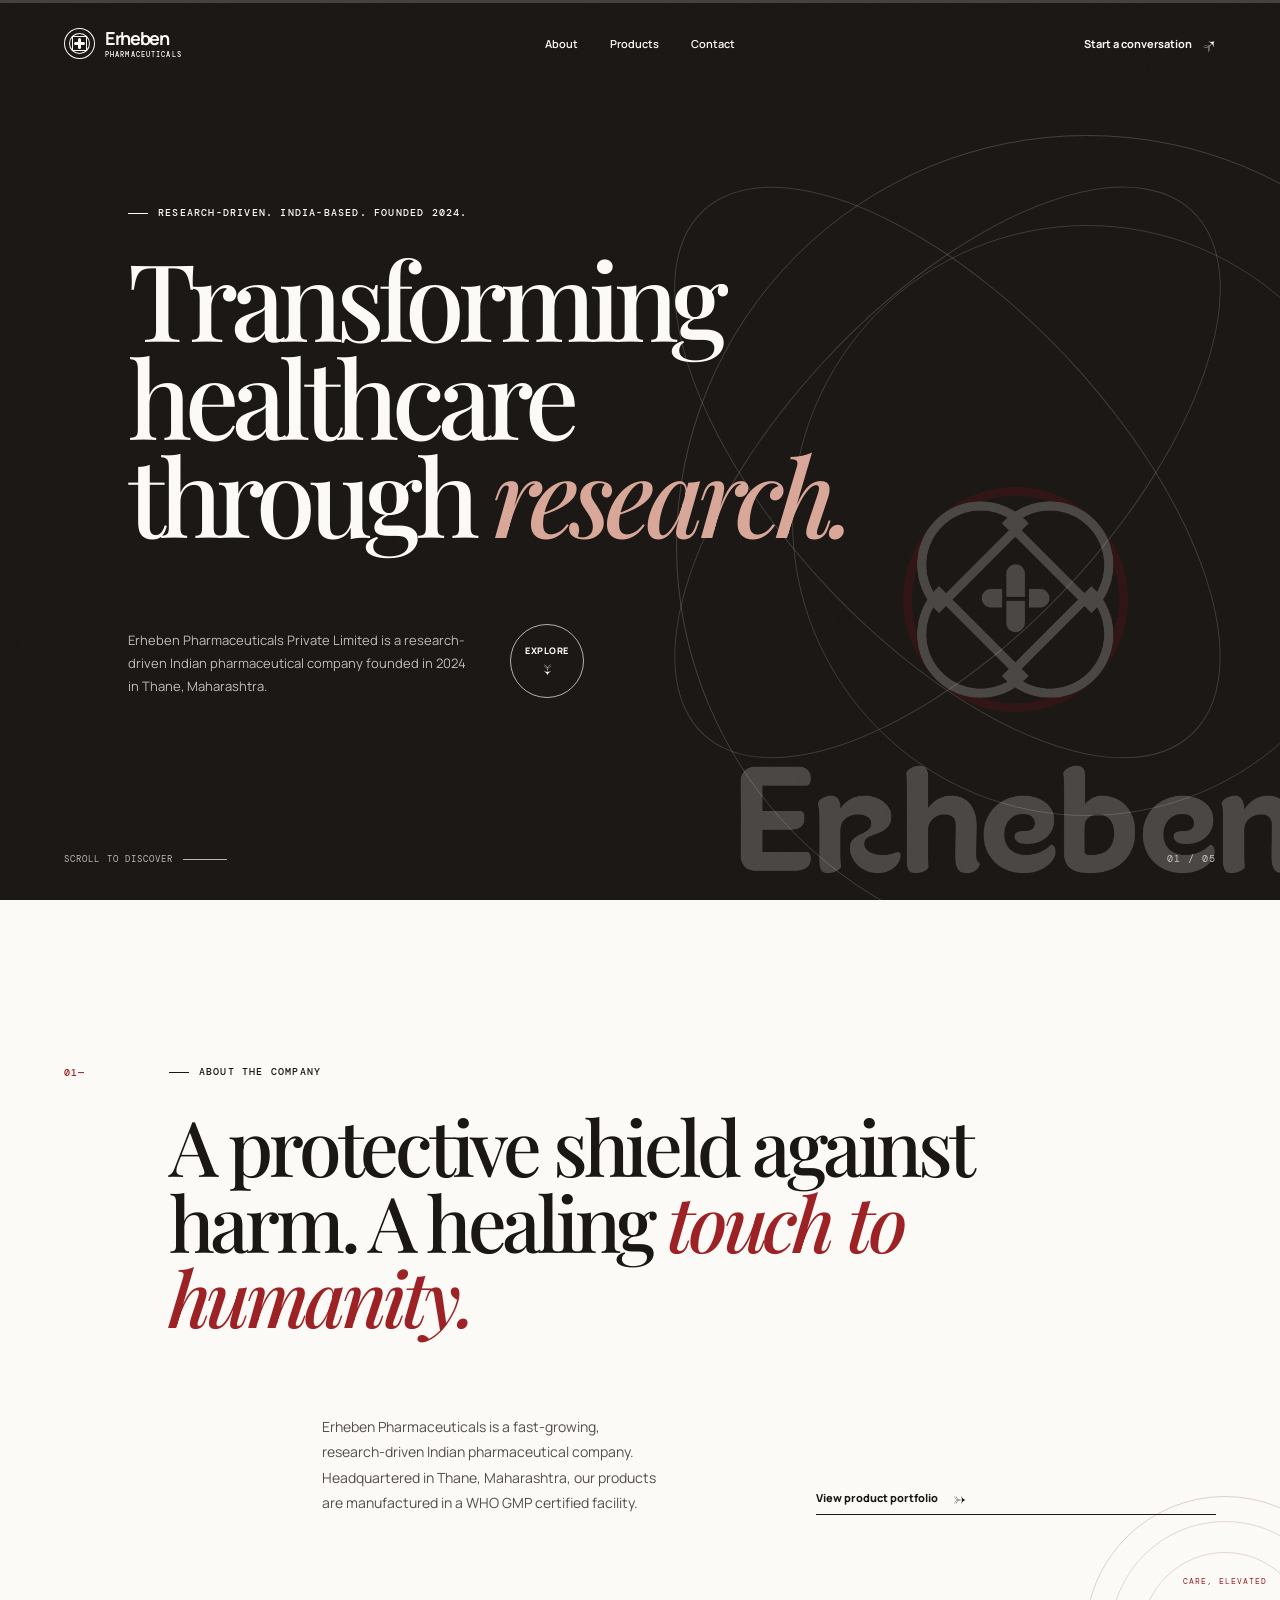
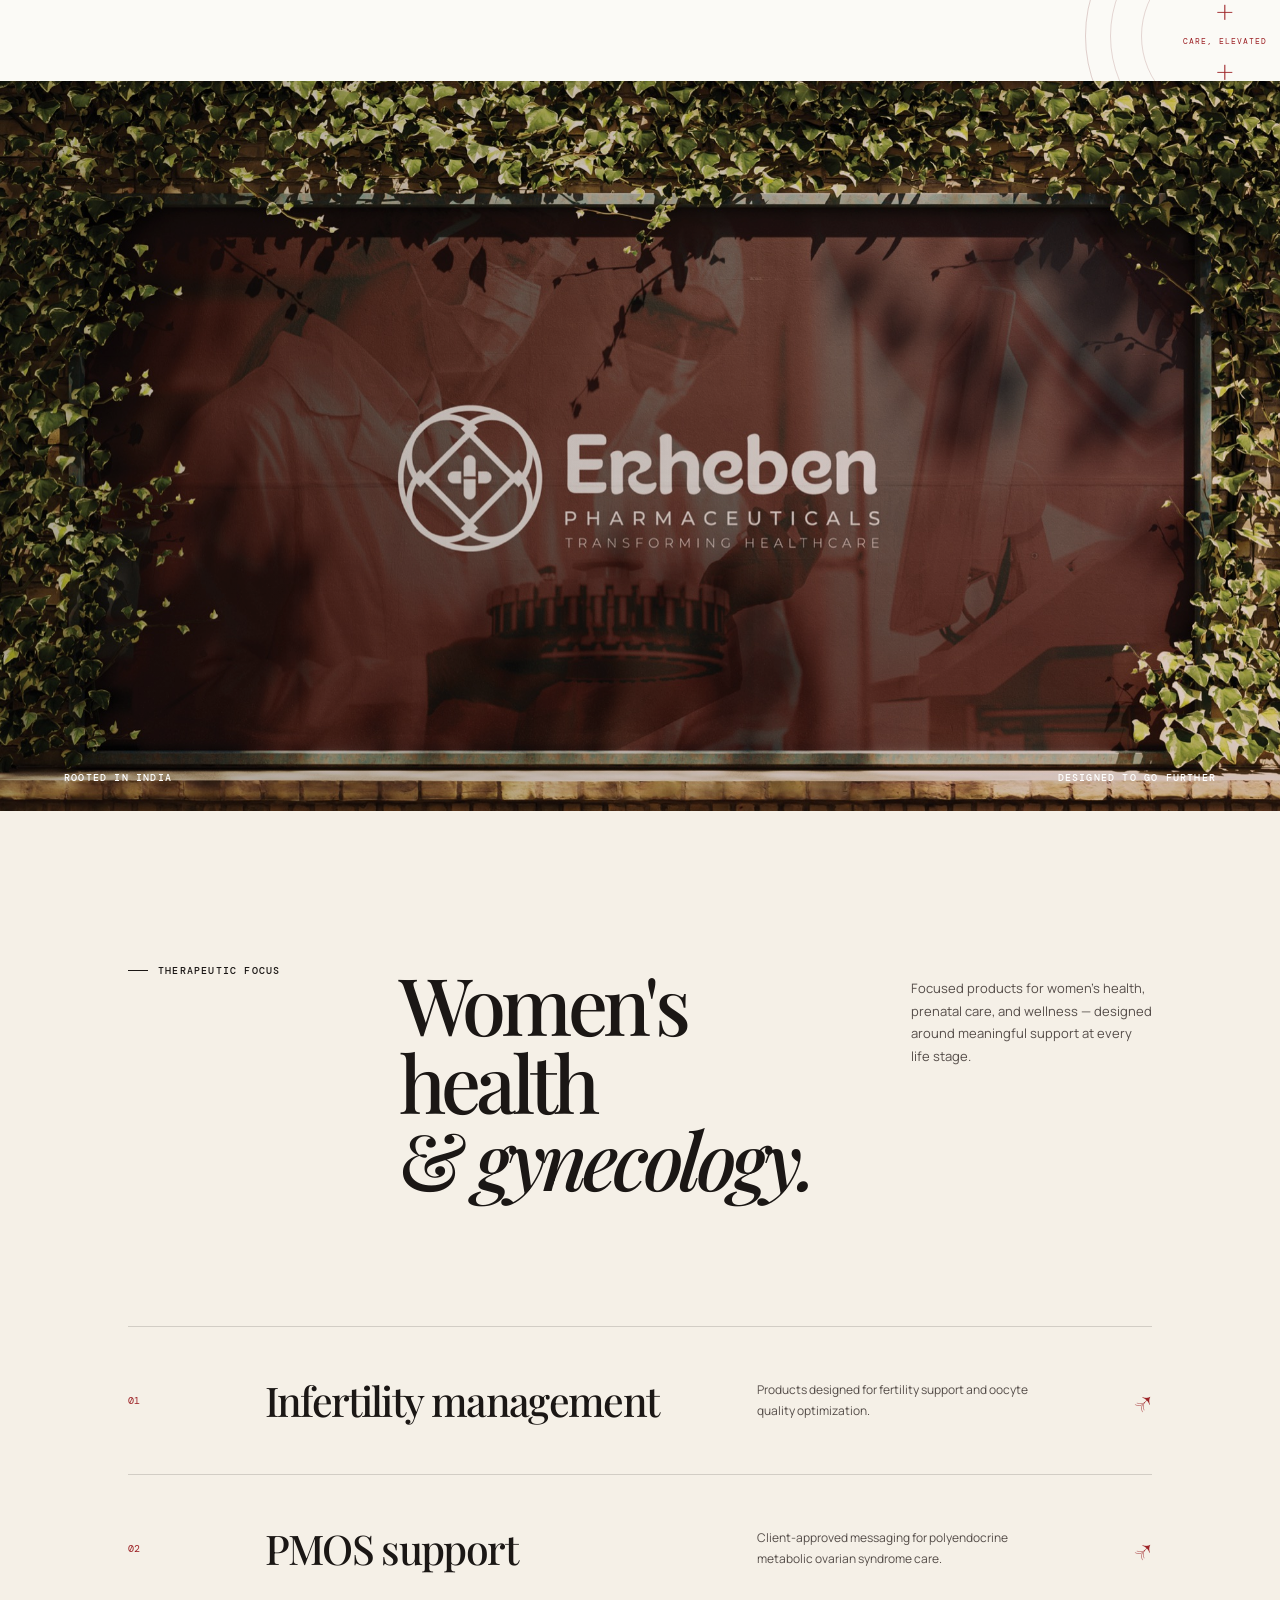
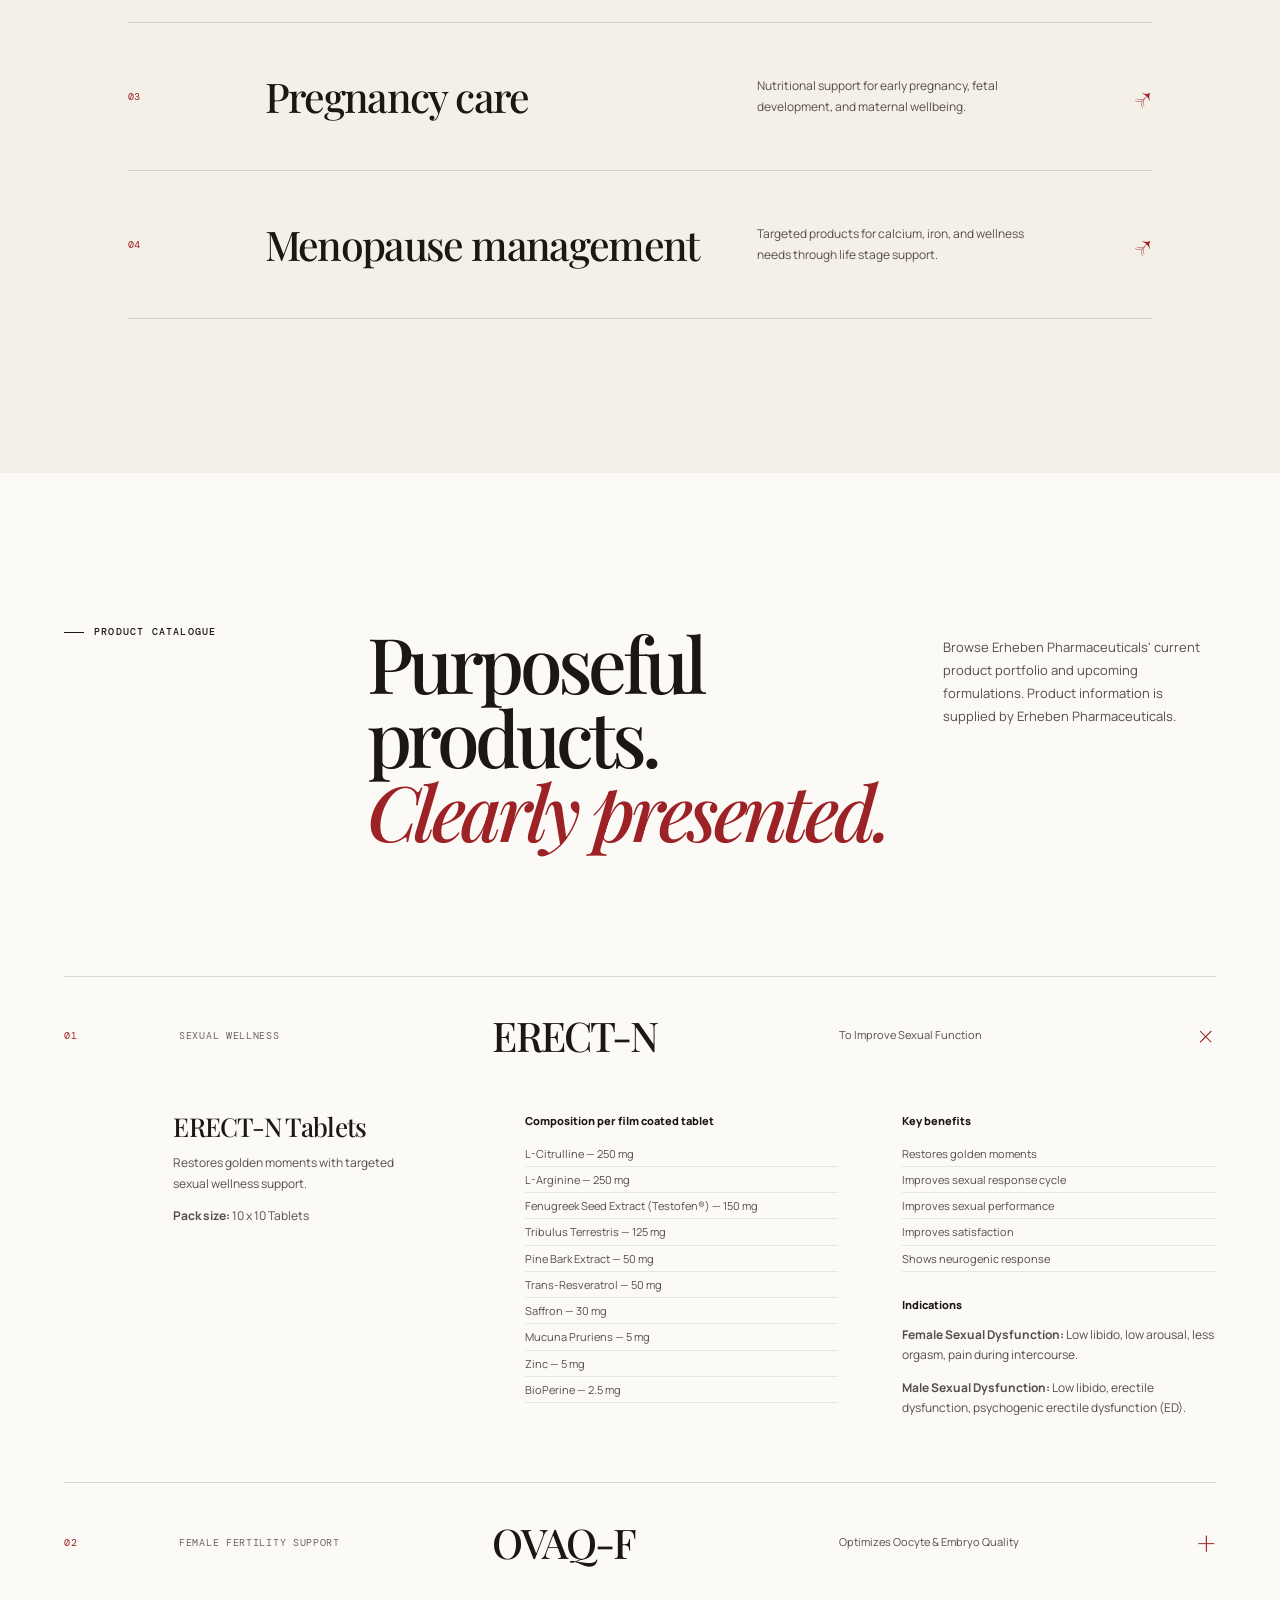
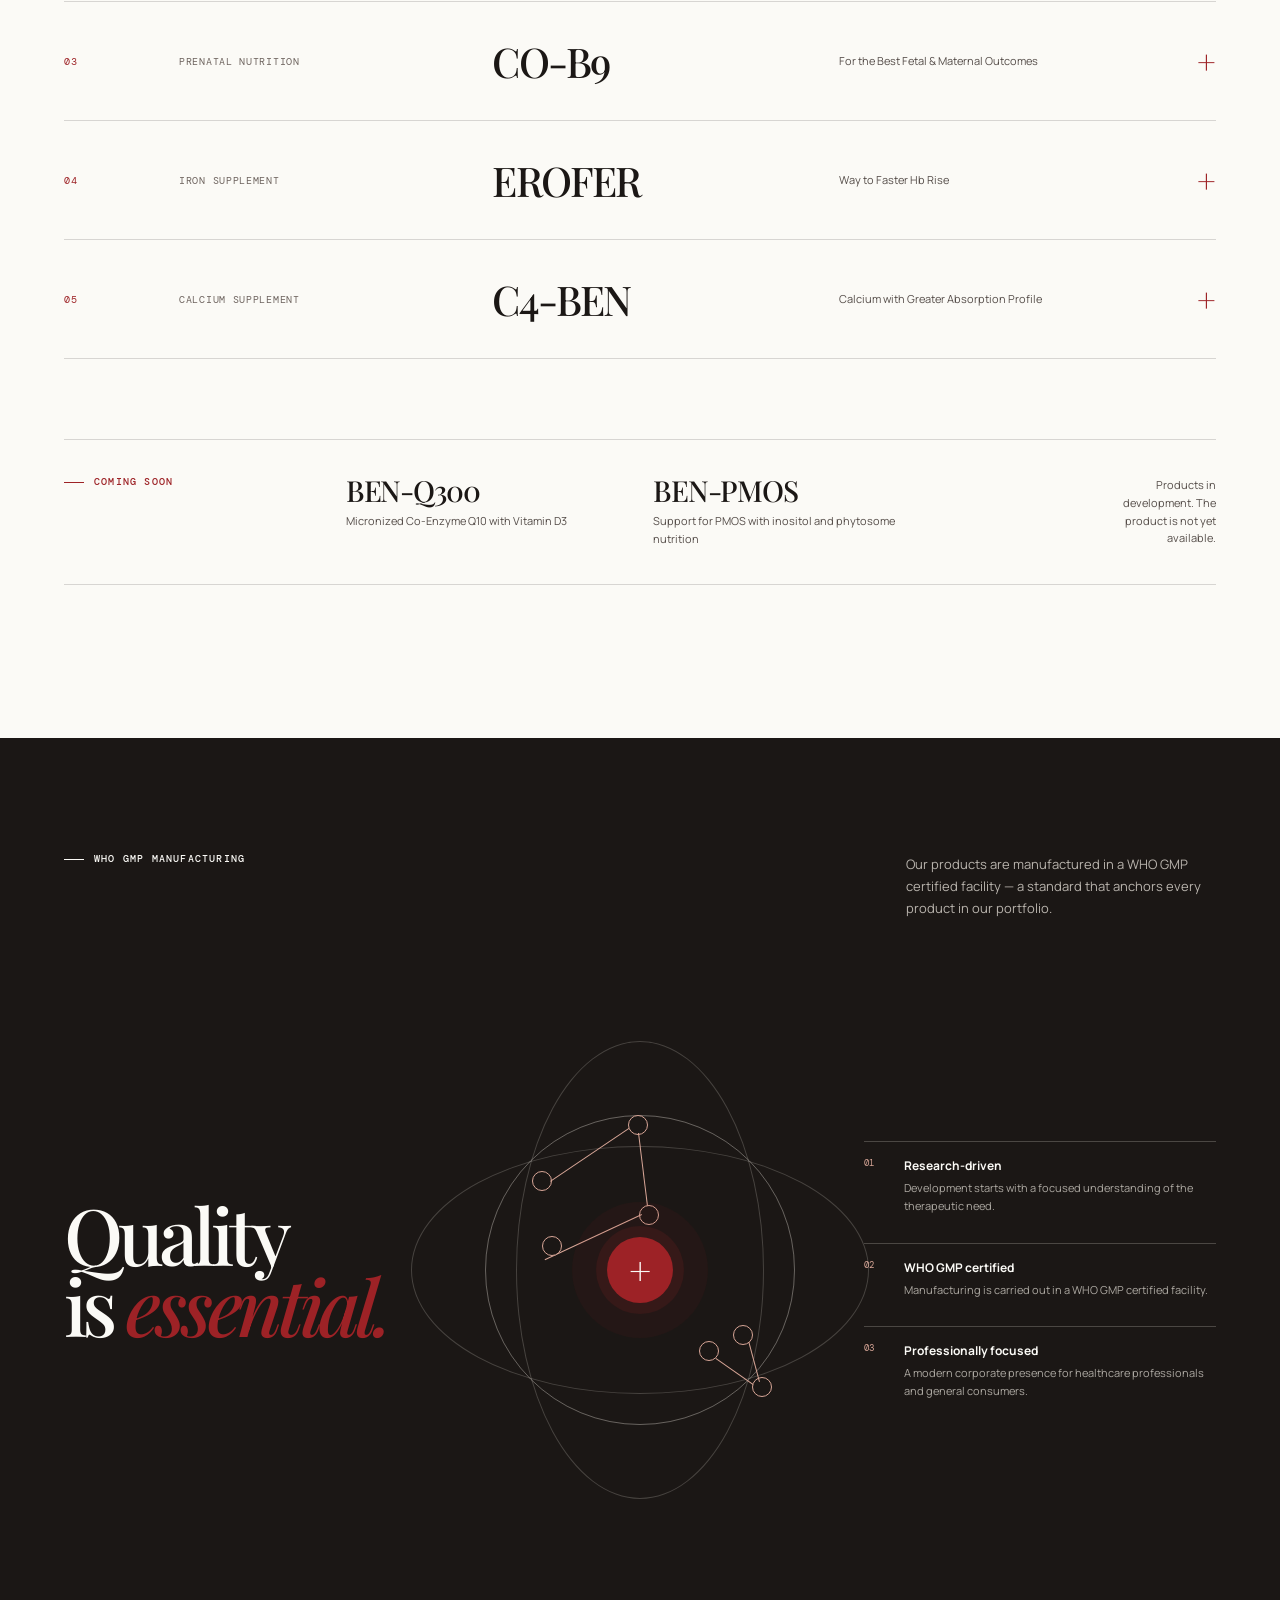
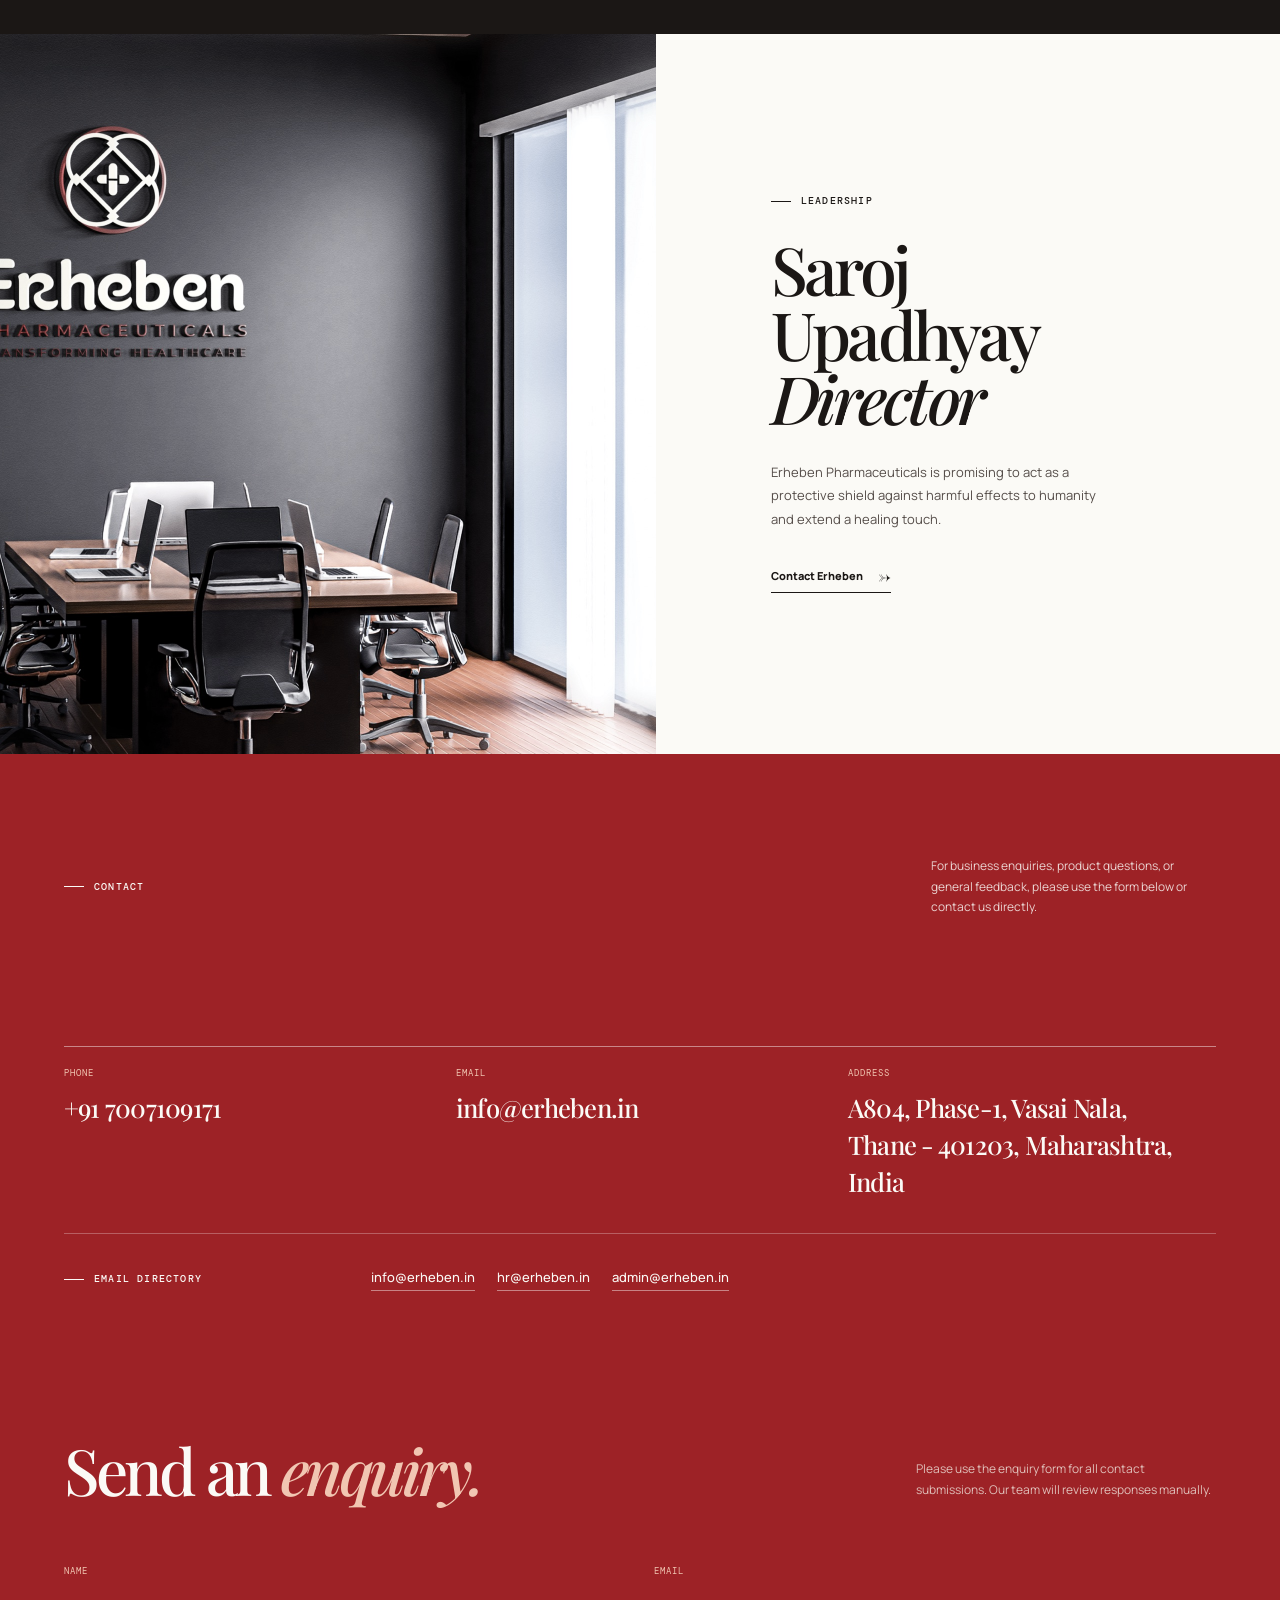
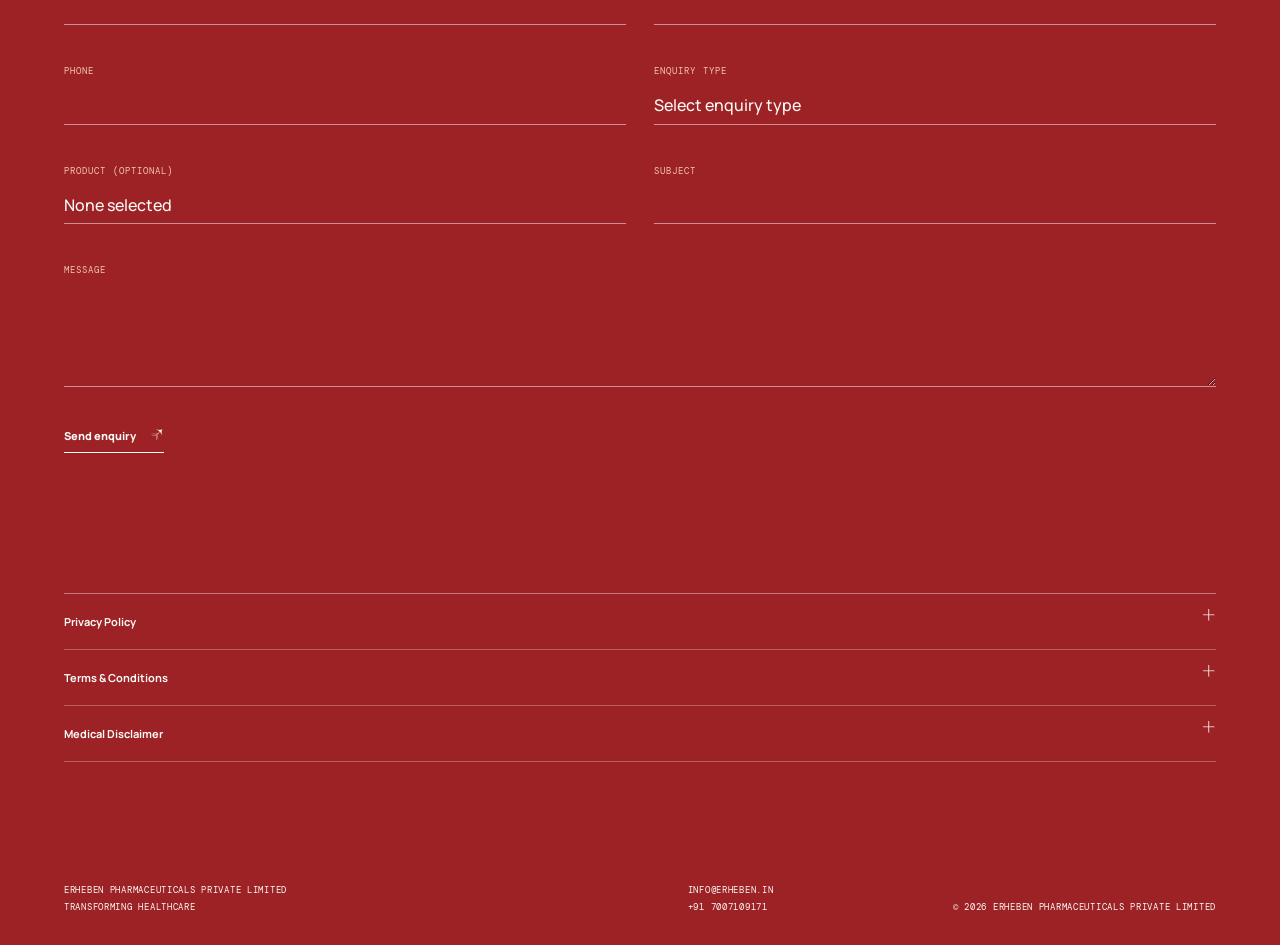
<file: index.html>
<!doctype html>
<html lang="en">
  <head>
    <meta charset="UTF-8" />
    <meta name="viewport" content="width=device-width, initial-scale=1.0" />
    <meta name="description" content="Erheben Pharmaceuticals — transforming healthcare through thoughtful science." />
    <title>Erheben Pharmaceuticals | Transforming Healthcare</title>
    <link rel="preconnect" href="https://fonts.googleapis.com" />
    <link rel="preconnect" href="https://fonts.gstatic.com" crossorigin />
    <link href="https://fonts.googleapis.com/css2?family=DM+Mono:wght@400;500&family=Manrope:wght@400;500;600;700;800&family=Playfair+Display:ital,wght@0,500;0,600;1,500&display=swap" rel="stylesheet" />
    <link rel="stylesheet" href="styles.css" />
  </head>
  <body>
    <div class="page-progress" aria-hidden="true"><span></span></div>
    <div class="grain" aria-hidden="true"></div>

    <header class="site-header">
      <a class="brand" href="#top" aria-label="Erheben Pharmaceuticals home">
        <span class="brand-mark"><span></span><i></i><b></b></span>
        <span class="brand-type"><strong>Erheben</strong><small>PHARMACEUTICALS</small></span>
      </a>
      <nav aria-label="Main navigation">
        <a href="#story">About</a>
        <a href="#products">Products</a>
        <a href="#contact">Contact</a>
      </nav>
      <a class="header-contact" href="#enquiry-form"><span>Start a conversation</span><em>↗</em></a>
      <button class="menu-toggle" type="button" aria-expanded="false" aria-label="Open menu"><span></span><span></span></button>
    </header>

    <main id="top">
      <section class="hero section-dark">
        <div class="hero-orbit orbit-one" aria-hidden="true"></div>
        <div class="hero-orbit orbit-two" aria-hidden="true"></div>
        <div class="hero-inner">
          <p class="eyebrow intro-up"><span></span> Research-driven. India-based. Founded 2024.</p>
          <h1 class="hero-title">
            <span class="intro-up">Transforming healthcare</span>
            <span class="intro-up delayed">through <i>research.</i></span>
          </h1>
          <div class="hero-bottom intro-up delayed-2">
            <p>Erheben Pharmaceuticals Private Limited is a research-driven Indian pharmaceutical company founded in 2024 in Thane, Maharashtra.</p>
            <a class="round-link" href="#story" aria-label="Explore Erheben"><span>Explore</span><i>↓</i></a>
          </div>
        </div>
        <div class="hero-identity" aria-hidden="true">
          <img src="assets/erheben-logo.png" alt="" />
        </div>
        <p class="hero-index" aria-hidden="true">01 / 05</p>
        <p class="hero-scroll" aria-hidden="true">SCROLL TO DISCOVER <span></span></p>
      </section>

      <section id="story" class="statement section-light">
        <div class="section-number reveal">01—</div>
        <div class="statement-copy">
          <p class="eyebrow reveal"><span></span> About the company</p>
          <h2 class="reveal">A protective shield against harm. A healing <i>touch to humanity.</i></h2>
          <div class="statement-detail reveal">
            <p>Erheben Pharmaceuticals is a fast-growing, research-driven Indian pharmaceutical company. Headquartered in Thane, Maharashtra, our products are manufactured in a WHO GMP certified facility.</p>
            <a class="text-link" href="#products">View product portfolio <span>→</span></a>
          </div>
        </div>
        <div class="statement-seal reveal" aria-hidden="true"><span>CARE, ELEVATED</span><b>+</b><span>CARE, ELEVATED</span><b>+</b></div>
      </section>

      <section class="image-interlude">
        <div class="image-interlude-frame">
          <img src="assets/erheben-mockup-02.jpg" alt="Erheben Pharmaceuticals brand display" />
          <div class="image-tint"></div>
        </div>
        <div class="interlude-caption reveal"><span>Rooted in India</span><span>Designed to go further</span></div>
      </section>

      <section id="therapies" class="focus section-cream">
        <div class="focus-heading">
          <p class="eyebrow reveal"><span></span> Therapeutic focus</p>
          <h2 class="reveal">Women's health<br />&amp; <i>gynecology.</i></h2>
          <p class="focus-intro reveal">Focused products for women's health, prenatal care, and wellness — designed around meaningful support at every life stage.</p>
        </div>
        <div class="focus-list" role="list">
          <article class="focus-item reveal" role="listitem">
            <span class="focus-no">01</span><h3>Infertility management</h3><p>Products designed for fertility support and oocyte quality optimization.</p><span class="focus-arrow">↗</span>
          </article>
          <article class="focus-item reveal" role="listitem">
            <span class="focus-no">02</span><h3>PMOS support</h3><p>Client-approved messaging for polyendocrine metabolic ovarian syndrome care.</p><span class="focus-arrow">↗</span>
          </article>
          <article class="focus-item reveal" role="listitem">
            <span class="focus-no">03</span><h3>Pregnancy care</h3><p>Nutritional support for early pregnancy, fetal development, and maternal wellbeing.</p><span class="focus-arrow">↗</span>
          </article>
          <article class="focus-item reveal" role="listitem">
            <span class="focus-no">04</span><h3>Menopause management</h3><p>Targeted products for calcium, iron, and wellness needs through life stage support.</p><span class="focus-arrow">↗</span>
          </article>
        </div>
      </section>

      <section id="products" class="portfolio section-light">
        <div class="portfolio-intro">
          <p class="eyebrow reveal"><span></span> Product catalogue</p>
          <h2 class="reveal">Purposeful products.<br /><i>Clearly presented.</i></h2>
          <p class="reveal">Browse Erheben Pharmaceuticals' current product portfolio and upcoming formulations. Product information is supplied by Erheben Pharmaceuticals.</p>
        </div>
        <div class="product-dossiers">
          <details class="product-dossier reveal" open>
            <summary><span class="product-index">01</span><span class="product-kind">Sexual Wellness</span><strong>ERECT-N</strong><span class="product-purpose">To Improve Sexual Function</span><span class="summary-plus">+</span></summary>
            <div class="product-content"><div><p class="product-lead">ERECT-N Tablets</p><p>Restores golden moments with targeted sexual wellness support.</p><p><b>Pack size:</b> 10 x 10 Tablets</p></div><div><h3>Composition per film coated tablet</h3><ul><li>L-Citrulline — 250 mg</li><li>L-Arginine — 250 mg</li><li>Fenugreek Seed Extract (Testofen®) — 150 mg</li><li>Tribulus Terrestris — 125 mg</li><li>Pine Bark Extract — 50 mg</li><li>Trans-Resveratrol — 50 mg</li><li>Saffron — 30 mg</li><li>Mucuna Pruriens — 5 mg</li><li>Zinc — 5 mg</li><li>BioPerine — 2.5 mg</li></ul></div><div><h3>Key benefits</h3><ul><li>Restores golden moments</li><li>Improves sexual response cycle</li><li>Improves sexual performance</li><li>Improves satisfaction</li><li>Shows neurogenic response</li></ul><h3>Indications</h3><p><b>Female Sexual Dysfunction:</b> Low libido, low arousal, less orgasm, pain during intercourse.</p><p><b>Male Sexual Dysfunction:</b> Low libido, erectile dysfunction, psychogenic erectile dysfunction (ED).</p></div></div>
          </details>
          <details class="product-dossier reveal">
            <summary><span class="product-index">02</span><span class="product-kind">Female Fertility Support</span><strong>OVAQ-F</strong><span class="product-purpose">Optimizes Oocyte &amp; Embryo Quality</span><span class="summary-plus">+</span></summary>
            <div class="product-content"><div><p class="product-lead">OVAQ-F Tablets</p><p>A fertility-focused formulation designed to support oocyte quality and cellular resilience.</p><p><b>Pack size:</b> 10 x 1 x 10 Tablets</p></div><div><h3>Composition per film coated tablet</h3><ul><li>Nicotinamide Mononucleotide (NMN) — 250 mg</li><li>Ubidecarenone (Co-Enzyme Q10) — 100 mg</li><li>Astaxanthin — 10 mg</li><li>Melatonin — 3 mg</li></ul></div><div><h3>Key benefits</h3><ul><li>Provides dual activation of SIRT1 &amp; NRF2</li><li>Optimizes egg quality</li><li>Protects cellular integrity</li><li>Supports cellular longevity</li></ul><h3>Ideal for</h3><p>Poor oocyte quality, diminished ovarian reserve, advanced maternal age (≥30–35 years), repeated miscarriage (RM), IVF/IUI failures, hyperthyroidism, obesity, diabetes and PCOS.</p></div></div>
          </details>
          <details class="product-dossier reveal">
            <summary><span class="product-index">03</span><span class="product-kind">Prenatal Nutrition</span><strong>CO-B9</strong><span class="product-purpose">For the Best Fetal &amp; Maternal Outcomes</span><span class="summary-plus">+</span></summary>
            <div class="product-content"><div><p class="product-lead">CO-B9 Tablets</p><p>A specialized folate and choline blend designed to support early pregnancy and fetal development.</p><p><b>Pack size:</b> 10 x 10 Tablets</p></div><div><h3>Composition per film coated tablet</h3><ul><li>6S-5 Methyltetrahydrofolic Acid (Glucosamine Salt) — 600 mcg</li><li>Pyridoxal-5-Phosphate — 0.5 mg</li><li>Cyanocobalamin — 2.2 mcg</li><li>Choline Chloride — 450 mg</li></ul></div><div><h3>Claimed advantages</h3><ul><li>Highest folate absorption</li><li>Fast onset</li><li>Better bioavailability</li><li>Safer for mother &amp; fetus</li><li>Sustained fetal growth support</li></ul><h3>Helps in</h3><p>Preterm labour, fetal growth restriction, neural tube formation, brain development and cognitive development.</p><h3>Usage stages</h3><p>Preconception, pregnancy and lactation.</p></div></div>
          </details>
          <details class="product-dossier reveal">
            <summary><span class="product-index">04</span><span class="product-kind">Iron Supplement</span><strong>EROFER</strong><span class="product-purpose">Way to Faster Hb Rise</span><span class="summary-plus">+</span></summary>
            <div class="product-content"><div><p class="product-lead">EROFER Tablets</p><p>Heme iron support with active folate, vitamin B12, and vitamin C to help support red blood cell development.</p><p><b>Pack size:</b> 10 x 1 x 10 Tablets</p></div><div><h3>Composition per film coated tablet</h3><ul><li>Heme Iron Polypeptide — 12 mg</li><li>L-Methyl Folate — 40 mcg</li><li>Vitamin B12 — 2.2 mcg</li><li>Zinc — 15 mg</li><li>Vitamin C — 80 mg</li></ul></div><div><h3>Key features</h3><ul><li>Absorbed through a specialized heme-receptor pathway</li><li>L-Methylfolate is a biologically active form of folate</li><li>100% bioavailability even in MTHFR mutation patients</li><li>Vitamin B12 + Vitamin C + Zinc enhance absorption</li><li>Supports erythrocyte maturation</li><li>Promotes healthy fetal growth</li><li>Supports immune function</li></ul><h3>Indications</h3><p>Iron deficiency anemia, post-partum recovery, pregnancy, lactation, pre-conception priming, dysfunctional uterine bleeding (DUB) and menorrhagia.</p></div></div>
          </details>
          <details class="product-dossier reveal">
            <summary><span class="product-index">05</span><span class="product-kind">Calcium Supplement</span><strong>C4-BEN</strong><span class="product-purpose">Calcium with Greater Absorption Profile</span><span class="summary-plus">+</span></summary>
            <div class="product-content"><div><p class="product-lead">C4-BEN Tablets</p><p>A calcium formulation designed to support improved absorption and gastric tolerance with added micronutrients.</p><p><b>Pack size:</b> 10 x 10 Tablets</p></div><div><h3>Composition per film coated tablet</h3><ul><li>Calcium Asparto Glycinate — 500 mg</li><li>Vitamin D3 — 400 IU</li><li>Zinc — 4 mg</li><li>Magnesium — 100 mg</li></ul></div><div><h3>Key features</h3><ul><li>High bioavailability</li><li>Gastric safety</li><li>Vitamin D3, Zinc &amp; Magnesium help increase bone density</li><li>Supports bone tissue repair</li></ul><h3>Ideal for</h3><p>Pregnancy, lactation, post-menopausal osteoarthritis and low back pain.</p></div></div>
          </details>
        </div>
        <div class="coming-soon reveal"><p class="eyebrow"><span></span> Coming soon</p><div><h3>BEN-Q300</h3><p>Micronized Co-Enzyme Q10 with Vitamin D3</p></div><div><h3>BEN-PMOS</h3><p>Support for PMOS with inositol and phytosome nutrition</p></div><p class="coming-note">Products in development. The product is not yet available.</p></div>
      </section>

      <section id="quality" class="quality section-dark">
        <div class="quality-top">
          <p class="eyebrow reveal"><span></span> WHO GMP manufacturing</p>
          <p class="quality-kicker reveal">Our products are manufactured in a WHO GMP certified facility — a standard that anchors every product in our portfolio.</p>
        </div>
        <div class="quality-grid">
          <h2 class="quality-title reveal">Quality<br />is <i>essential.</i></h2>
          <div class="quality-visual reveal" aria-hidden="true">
            <div class="molecule molecule-a"><span></span><span></span><span></span><span></span></div>
            <div class="molecule molecule-b"><span></span><span></span><span></span></div>
            <div class="molecule-core">+</div>
            <div class="quality-rings"></div>
          </div>
          <div class="quality-points reveal">
            <article><span>01</span><h3>Research-driven</h3><p>Development starts with a focused understanding of the therapeutic need.</p></article>
            <article><span>02</span><h3>WHO GMP certified</h3><p>Manufacturing is carried out in a WHO GMP certified facility.</p></article>
            <article><span>03</span><h3>Professionally focused</h3><p>A modern corporate presence for healthcare professionals and general consumers.</p></article>
          </div>
        </div>
      </section>

      <section class="presence section-light">
        <div class="presence-image reveal"><img src="assets/erheben-office.jpg" alt="Erheben Pharmaceuticals meeting room" /></div>
        <div class="presence-copy">
          <p class="eyebrow reveal"><span></span> Leadership</p>
          <h2 class="reveal">Saroj Upadhyay<br /><i>Director</i></h2>
          <p class="reveal">Erheben Pharmaceuticals is promising to act as a protective shield against harmful effects to humanity and extend a healing touch.</p>
          <a class="text-link reveal" href="#contact">Contact Erheben <span>→</span></a>
        </div>
      </section>

      <section id="contact" class="contact section-red">
        <div class="contact-top">
          <p class="eyebrow reveal"><span></span> Contact</p>
          <p class="reveal">For business enquiries, product questions, or general feedback, please use the form below or contact us directly.</p>
        </div>
        <div class="contact-details reveal"><a href="tel:+917007109171"><span>Phone</span>+91 7007109171</a><a href="mailto:info@erheben.in"><span>Email</span>info@erheben.in</a><p><span>Address</span>A804, Phase-1, Vasai Nala,<br />Thane - 401203, Maharashtra, India</p></div>
        <div class="email-directory reveal">
          <p class="eyebrow"><span></span> Email directory</p>
          <div class="email-directory-list"><a href="mailto:info@erheben.in">info@erheben.in</a><a href="mailto:hr@erheben.in">hr@erheben.in</a><a href="mailto:admin@erheben.in">admin@erheben.in</a></div>
        </div>
        <form class="enquiry-form reveal" id="enquiry-form">
          <div class="form-heading"><h2>Send an <i>enquiry.</i></h2><p>Please use the enquiry form for all contact submissions. Our team will review responses manually.</p></div>
          <label>Name<input name="name" type="text" required /></label><label>Email<input name="email" type="email" required /></label><label>Phone<input name="phone" type="tel" /></label><label>Enquiry type<select name="enquiry-type" required><option value="" selected disabled>Select enquiry type</option><option>General Contact</option><option>Product Enquiry</option><option>Business Enquiry</option><option>Career Application</option><option>Feedback</option></select></label><label>Product (optional)<select name="product"><option>None selected</option><option>ERECT-N</option><option>OVAQ-F</option><option>CO-B9</option><option>EROFER</option><option>C4-BEN</option></select></label><label>Subject<input name="subject" type="text" required /></label><label class="form-message">Message<textarea name="message" required rows="4"></textarea></label><button type="submit" class="form-submit">Send enquiry <span>↗</span></button><p class="form-status" id="form-status" aria-live="polite"></p>
        </form>
        <div class="legal-copy reveal"><details><summary>Privacy Policy <span>+</span></summary><div><p>We use enquiry form submissions only to respond to requests and improve our services. We do not share personal information with third parties except as required by law.</p><h3>Information collected</h3><p>We collect name, email, phone, enquiry type, selected product, subject, and message when a visitor submits an enquiry.</p><h3>How we use information</h3><p>Submissions are used to respond to enquiries and support business communications. We do not use the form for marketing without consent.</p><h3>Data security</h3><p>We protect enquiry data using Firestore security rules and limit public access to written form submissions.</p><h3>Changes</h3><p>This privacy policy may be updated as the company grows. Visitors should review this page for changes.</p></div></details><details><summary>Terms &amp; Conditions <span>+</span></summary><div><p>By using this website, you agree to the terms established by Erheben Pharmaceuticals for informational and contact purposes. The website content is provided as a corporate information resource only.</p><h3>Content</h3><p>The company seeks to keep information current and accurate, but does not guarantee completeness or suitability for every use. Product content is supplied by the company and should be verified by appropriate professionals.</p><h3>Liability</h3><p>Erheben Pharmaceuticals is not liable for direct or indirect damages arising from use of the website. Visitors should seek professional advice where required.</p><h3>Contact</h3><p>For questions about these terms, contact the company using the information on the contact page.</p></div></details><details><summary>Medical Disclaimer <span>+</span></summary><div><p>The content on this website is intended for informational purposes only and does not constitute medical advice, diagnosis, or treatment recommendations.</p><h3>Consult a healthcare professional</h3><p>Always consult a registered medical practitioner before using any pharmaceutical product or making therapy decisions.</p><h3>Product information</h3><p>Product claims and descriptions are supplied by Erheben Pharmaceuticals. They should not replace professional guidance.</p></div></details></div>
        <div class="contact-footer reveal">
          <div><p>Erheben Pharmaceuticals Private Limited</p><p>Transforming healthcare</p></div>
          <div><a href="mailto:info@erheben.in">info@erheben.in</a><a href="tel:+917007109171">+91 7007109171</a></div>
          <p>© <span id="year"></span> Erheben Pharmaceuticals Private Limited</p>
        </div>
      </section>
    </main>
    <script src="script.js"></script>
  </body>
</html>
</file>
<file: styles.css>
:root {
  --ink: #1b1715;
  --oxblood: #701f20;
  --blood: #9d2226;
  --cream: #f5f0e7;
  --paper: #fbfaf6;
  --line: rgba(27, 23, 21, .16);
  --display: "Playfair Display", Georgia, serif;
  --sans: "Manrope", Arial, sans-serif;
  --mono: "DM Mono", monospace;
}

* { box-sizing: border-box; }
html { scroll-behavior: smooth; background: var(--ink); }
body { margin: 0; color: var(--ink); background: var(--paper); font-family: var(--sans); overflow-x: hidden; }
a { color: inherit; text-decoration: none; }
button { font: inherit; }

.grain { position: fixed; z-index: 20; inset: 0; pointer-events: none; opacity: .055; background-image: url("data:image/svg+xml,%3Csvg viewBox='0 0 180 180' xmlns='http://www.w3.org/2000/svg'%3E%3Cfilter id='n'%3E%3CfeTurbulence type='fractalNoise' baseFrequency='.85' numOctaves='4' stitchTiles='stitch'/%3E%3C/filter%3E%3Crect width='100%25' height='100%25' filter='url(%23n)' opacity='.9'/%3E%3C/svg%3E"); mix-blend-mode: overlay; }
.page-progress { position: fixed; z-index: 30; top: 0; left: 0; width: 100%; height: 3px; background: rgba(255,255,255,.18); }
.page-progress span { display: block; width: 0; height: 100%; background: #f3e7cc; }

.site-header { position: absolute; z-index: 10; left: 0; top: 0; width: 100%; padding: 28px clamp(22px, 5vw, 76px); display: grid; grid-template-columns: 1fr auto 1fr; align-items: center; color: var(--paper); }
.brand { display: inline-flex; align-items: center; gap: 10px; width: fit-content; }
.brand-mark { position: relative; width: 31px; height: 31px; display: block; border: 1.5px solid currentColor; border-radius: 50%; transform: rotate(45deg); }
.brand-mark::before, .brand-mark::after { content: ""; position: absolute; inset: 4px; border: 1px solid currentColor; border-radius: 50%; }
.brand-mark::after { border-radius: 0; transform: rotate(45deg); inset: 7px; }
.brand-mark span { position: absolute; width: 11px; height: 3px; background: currentColor; top: 13px; left: 9px; border-radius: 5px; transform: rotate(-45deg); }
.brand-mark span::after { content:""; position: absolute; height: 11px; width: 3px; top: -4px; left: 4px; background: currentColor; border-radius: 5px; }
.brand-mark i, .brand-mark b { display: none; }
.brand-type { display: flex; flex-direction: column; line-height: 1; }
.brand-type strong { font-size: 18px; letter-spacing: -.075em; }
.brand-type small { margin-top: 4px; font: 500 7px/1 var(--mono); letter-spacing: .16em; }
nav { display: flex; gap: clamp(18px, 2.5vw, 42px); font-size: 11px; font-weight: 600; }
nav a, .header-contact { transition: opacity .25s ease; }
nav a:hover, .header-contact:hover { opacity: .65; }
.header-contact { justify-self: end; font-size: 11px; font-weight: 700; display: flex; gap: 10px; align-items: center; }
.header-contact em { font: normal 20px/1 var(--display); }
.menu-toggle { display: none; }

.section-dark { color: var(--paper); background: var(--ink); }
.section-light { background: var(--paper); }
.section-cream { background: var(--cream); }
.section-red { color: var(--paper); background: var(--blood); }
.eyebrow { display: flex; align-items: center; gap: 10px; margin: 0; color: inherit; font: 500 10px/1.2 var(--mono); letter-spacing: .12em; text-transform: uppercase; }
.eyebrow span { width: 20px; height: 1px; background: currentColor; }

.hero { position: relative; min-height: max(690px, 100svh); overflow: hidden; display: flex; align-items: center; }
.hero::before { content: ""; position: absolute; width: 64vw; height: 64vw; min-width: 700px; min-height: 700px; border: 1px solid rgba(245,240,231,.19); border-radius: 50%; right: -17vw; top: 15%; }
.hero::after { content: ""; position: absolute; width: 46vw; height: 46vw; min-width: 530px; min-height: 530px; border: 1px solid rgba(245,240,231,.16); border-radius: 50%; right: -8vw; top: 25%; }
.hero-orbit { position: absolute; border: 1px solid rgba(245,240,231,.17); border-radius: 50%; pointer-events: none; }
.orbit-one { width: 56vw; height: 26vw; transform: rotate(47deg); right: -2vw; top: 34%; }
.orbit-two { width: 56vw; height: 26vw; transform: rotate(-47deg); right: -2vw; top: 34%; }
.hero-inner { position: relative; z-index: 2; padding: 105px clamp(22px, 10vw, 156px) 100px; max-width: 1040px; }
.hero-title { margin: 30px 0 0; font: 500 clamp(52px, 8.4vw, 132px)/.91 var(--display); letter-spacing: -.065em; }
.hero-title span { display: block; }
.hero-title i { font-weight: 500; color: #d8a697; }
.hero-bottom { display: flex; align-items: flex-end; gap: 42px; margin-top: clamp(45px, 9vh, 100px); }
.hero-bottom p { margin: 0; width: min(340px, 68vw); color: rgba(245,240,231,.76); font-size: 13px; line-height: 1.75; }
.round-link { position: relative; flex: 0 0 auto; width: 74px; height: 74px; border: 1px solid rgba(245,240,231,.7); border-radius: 50%; display: flex; flex-direction: column; align-items: center; justify-content: center; transition: background .3s, color .3s, transform .3s; }
.round-link:hover { color: var(--ink); background: var(--paper); transform: translateY(4px); }
.round-link span { font-size: 9px; font-weight: 800; letter-spacing: .06em; text-transform: uppercase; }
.round-link i { font: normal 18px/1 var(--display); margin-top: 2px; }
.hero-identity { position: absolute; z-index: 1; right: clamp(-110px, -1vw, -20px); bottom: clamp(-70px, -6vw, -15px); width: min(44vw, 660px); opacity: .20; filter: contrast(1.1); }
.hero-identity img { width: 100%; height: auto; display: block; }
.hero-index { position: absolute; z-index: 3; right: clamp(22px, 5vw, 76px); bottom: 35px; margin: 0; font: 10px var(--mono); letter-spacing: .1em; opacity: .7; }
.hero-scroll { position: absolute; z-index: 3; left: clamp(22px, 5vw, 76px); bottom: 35px; display: flex; align-items: center; gap: 10px; margin: 0; font: 9px var(--mono); letter-spacing: .12em; opacity: .7; }
.hero-scroll span { width: 44px; height: 1px; background: currentColor; }

.statement { position: relative; display: grid; grid-template-columns: minmax(60px, 1fr) minmax(0, 10fr); padding: clamp(84px, 13vw, 190px) clamp(22px, 5vw, 76px); overflow: hidden; }
.section-number { font: 500 10px var(--mono); letter-spacing: .1em; color: var(--blood); }
.statement-copy { max-width: 1140px; }
.statement h2 { max-width: 965px; margin: 30px 0 0; font: 500 clamp(42px, 6vw, 90px)/.98 var(--display); letter-spacing: -.055em; }
.statement h2 i, .quality-title i { color: var(--blood); }
.statement-detail { display: grid; grid-template-columns: minmax(250px, 340px) auto; gap: clamp(45px, 12vw, 180px); align-items: end; margin: 80px 0 0 clamp(0px, 12vw, 184px); }
.statement-detail p { margin: 0; color: #554d49; font-size: 14px; line-height: 1.8; }
.text-link { display: inline-flex; align-items: center; gap: 15px; padding-bottom: 7px; border-bottom: 1px solid currentColor; font-size: 11px; font-weight: 800; white-space: nowrap; }
.text-link span { font: normal 19px/1 var(--display); transition: transform .25s; }
.text-link:hover span { transform: translateX(5px); }
.statement-seal { position: absolute; right: -85px; bottom: -95px; width: 280px; height: 280px; border: 1px solid rgba(112,31,32,.2); border-radius: 50%; color: var(--blood); display: grid; place-content: center; font: 8px var(--mono); letter-spacing: .12em; text-align: center; transform: rotate(-18deg); opacity: .7; }
.statement-seal::before, .statement-seal::after { content: ""; position: absolute; inset: 24px; border: 1px solid rgba(112,31,32,.17); border-radius: 50%; }
.statement-seal::after { inset: 55px; }
.statement-seal b { font: 30px/1 var(--display); margin: 10px 0; }

.image-interlude { position: relative; height: min(67vw, 730px); min-height: 440px; overflow: hidden; background: var(--ink); }
.image-interlude-frame { position: absolute; inset: 0; overflow: hidden; }
.image-interlude img { width: 100%; height: 118%; object-fit: cover; object-position: center 48%; transform: scale(1.08); transition: transform 1.5s cubic-bezier(.2,.7,.2,1); }
.image-interlude:hover img { transform: scale(1.02); }
.image-tint { position: absolute; inset: 0; background: linear-gradient(90deg, rgba(21,12,9,.30), rgba(112,31,32,.2)); mix-blend-mode: multiply; }
.interlude-caption { position: absolute; z-index: 2; left: clamp(22px, 5vw, 76px); right: clamp(22px, 5vw, 76px); bottom: 27px; display: flex; justify-content: space-between; color: #fff; font: 500 10px var(--mono); letter-spacing: .12em; text-transform: uppercase; }

.focus { padding: clamp(85px, 12vw, 175px) clamp(22px, 10vw, 156px); }
.focus-heading { display: grid; grid-template-columns: 1fr 2fr 1fr; column-gap: 30px; align-items: start; }
.focus h2 { grid-column: 2; margin: 0; font: 500 clamp(44px, 6.2vw, 94px)/.98 var(--display); letter-spacing: -.06em; }
.focus-intro { grid-column: 3; margin: 12px 0 0; color: #554d49; font-size: 13px; line-height: 1.75; }
.focus-list { margin-top: clamp(62px, 10vw, 155px); border-top: 1px solid var(--line); }
.focus-item { display: grid; grid-template-columns: .55fr 2.2fr 1.5fr .25fr; gap: 18px; align-items: center; min-height: 148px; border-bottom: 1px solid var(--line); transition: padding .35s, background .35s; }
.focus-item:hover { padding: 0 18px; background: rgba(255,255,255,.38); }
.focus-no { font: 10px var(--mono); color: var(--blood); }
.focus-item h3 { margin: 0; font: 500 clamp(27px, 3.2vw, 48px)/1 var(--display); letter-spacing: -.04em; }
.focus-item p { margin: 0; max-width: 280px; color: #554d49; font-size: 12px; line-height: 1.7; }
.focus-arrow { justify-self: end; font: 28px/1 var(--display); color: var(--blood); transition: transform .3s; }
.focus-item:hover .focus-arrow { transform: rotate(45deg); }

.portfolio { padding: clamp(85px, 12vw, 180px) clamp(22px, 5vw, 76px); }.portfolio-intro { display:grid; grid-template-columns: 1fr 2fr 1fr; gap:30px; align-items:start; }.portfolio-intro h2 { grid-column:2; margin:0; font:500 clamp(43px, 6vw, 90px)/.96 var(--display); letter-spacing:-.06em; }.portfolio-intro h2 i { color:var(--blood); }.portfolio-intro > p:last-child { grid-column:3; margin:10px 0 0; color:#554d49; font-size:13px; line-height:1.75; }.product-dossiers { margin-top:clamp(68px, 10vw, 145px); border-top:1px solid var(--line); }.product-dossier { border-bottom:1px solid var(--line); }.product-dossier summary { list-style:none; cursor:pointer; display:grid; grid-template-columns:.45fr 1.35fr 1.5fr 1.45fr 42px; gap:16px; align-items:center; min-height:118px; transition:background .3s, padding .3s; }.product-dossier summary::-webkit-details-marker { display:none; }.product-dossier summary:hover { padding-inline:16px; background:var(--cream); }.product-index,.product-kind { font:10px var(--mono); letter-spacing:.07em; }.product-index { color:var(--blood); }.product-kind { color:#6e645f; text-transform:uppercase; }.product-dossier summary strong { font:500 clamp(28px, 3.2vw, 47px)/1 var(--display); letter-spacing:-.045em; }.product-purpose { max-width:205px; color:#554d49; font-size:11px; line-height:1.5; }.summary-plus { color:var(--blood); justify-self:end; font:32px/1 var(--display); transition:transform .3s; }.product-dossier[open] .summary-plus { transform:rotate(45deg); }.product-content { display:grid; grid-template-columns:1.1fr 1.2fr 1.2fr; gap:clamp(25px, 5vw, 72px); padding:18px 0 52px 9.5%; color:#554d49; }.product-content > div:first-child { max-width:230px; }.product-content p { margin:0 0 12px; font-size:12px; line-height:1.7; }.product-content h3 { margin:0 0 13px; color:var(--ink); font-size:11px; font-weight:800; }.product-content ul { margin:0 0 25px; padding:0; list-style:none; font-size:11px; line-height:1.75; }.product-content li { padding:3px 0; border-bottom:1px solid rgba(27,23,21,.09); }.product-content .product-lead { color:var(--ink); font:500 26px/1.1 var(--display); letter-spacing:-.035em; }.coming-soon { display:grid; grid-template-columns:1fr 1.1fr 1.1fr 1fr; align-items:start; gap:26px; margin-top:80px; padding:36px 0; border-top:1px solid var(--line); border-bottom:1px solid var(--line); }.coming-soon .eyebrow { color:var(--blood); }.coming-soon h3 { margin:0 0 7px; font:500 29px/1 var(--display); letter-spacing:-.04em; }.coming-soon p:not(.eyebrow) { margin:0; color:#554d49; font-size:11px; line-height:1.6; }.coming-soon .coming-note { justify-self:end; max-width:130px; text-align:right; }

.quality { padding: clamp(82px, 9vw, 135px) clamp(22px, 5vw, 76px) clamp(90px, 12vw, 180px); overflow: hidden; }
.quality-top { display: flex; justify-content: space-between; gap: 30px; align-items: start; }
.quality-kicker { width: min(310px, 40%); margin: 0; color: rgba(245,240,231,.72); font-size: 13px; line-height: 1.7; }
.quality-grid { display: grid; grid-template-columns: 1fr 1.1fr 1fr; gap: 30px; align-items: center; margin-top: clamp(80px, 11vw, 160px); }
.quality-title { margin: 0; font: 500 clamp(49px, 6.1vw, 93px)/.91 var(--display); letter-spacing: -.065em; }
.quality-visual { position: relative; height: 420px; }
.quality-rings { position: absolute; width: 310px; height: 310px; top: 50%; left: 50%; transform: translate(-50%,-50%); border: 1px solid rgba(245,240,231,.35); border-radius: 50%; }
.quality-rings::before, .quality-rings::after { content:""; position: absolute; border: 1px solid rgba(245,240,231,.2); border-radius: 50%; }
.quality-rings::before { inset: 30px -75px; }
.quality-rings::after { inset: -75px 30px; }
.molecule { position: absolute; z-index: 2; }
.molecule span { position: absolute; display: block; width: 20px; height: 20px; border: 1px solid #d8a697; border-radius: 50%; background: var(--ink); }
.molecule span::after { content:""; position: absolute; height: 1px; background: #d8a697; transform-origin: 0 0; }
.molecule-a { width: 150px; height: 150px; top: 48px; left: 20%; animation: floatA 5s ease-in-out infinite; }
.molecule-a span:nth-child(1) { left: 8px; top: 63px; }.molecule-a span:nth-child(1)::after { width: 103px; transform: rotate(-34deg); top: 9px; left: 17px; }.molecule-a span:nth-child(2) { left: 104px; top: 7px; }.molecule-a span:nth-child(2)::after { width: 88px; transform: rotate(83deg); top: 17px; left: 10px; }.molecule-a span:nth-child(3) { left: 115px; top: 97px; }.molecule-a span:nth-child(3)::after { width: 107px; transform: rotate(155deg); top: 9px; left: 2px; }.molecule-a span:nth-child(4) { left: 18px; top: 128px; }
.molecule-b { width: 100px; height: 100px; bottom: 55px; right: 9%; animation: floatB 6s ease-in-out infinite; }.molecule-b span:nth-child(1){left: 0;top: 16px;}.molecule-b span:nth-child(1)::after{width:63px;transform:rotate(35deg);top:16px;left:16px;}.molecule-b span:nth-child(2){left:53px;top:52px;}.molecule-b span:nth-child(2)::after{width:55px;transform:rotate(-105deg);top:4px;left:6px;}.molecule-b span:nth-child(3){left:34px;top:0;}
.molecule-core { position: absolute; z-index: 3; top: calc(50% - 33px); left: calc(50% - 33px); display:grid; place-items:center; width:66px; height:66px; border-radius: 50%; background: var(--blood); color: var(--paper); font: 38px/1 var(--display); box-shadow: 0 0 0 11px rgba(157,34,38,.15), 0 0 0 35px rgba(157,34,38,.07); animation: pulse 3s ease-in-out infinite; }
.quality-points { display: grid; gap: 28px; }
.quality-points article { border-top: 1px solid rgba(245,240,231,.22); padding-top: 15px; display: grid; grid-template-columns: 26px 1fr; column-gap: 14px; }.quality-points span { grid-row: span 2; color: #d8a697; font: 9px var(--mono); }.quality-points h3 { margin: 0; font-size: 12px; }.quality-points p { margin: 5px 0 0; color: rgba(245,240,231,.67); font-size: 11px; line-height: 1.6; }

.presence { display: grid; grid-template-columns: 1.05fr 1fr; min-height: 720px; }.presence-image { overflow: hidden; }.presence-image img { display:block; width:100%; height:100%; min-height: 600px; object-fit:cover; object-position: 58% center; filter: saturate(.65); transition: transform .8s; }.presence-image:hover img{ transform: scale(1.04); }.presence-copy { padding: clamp(76px, 10vw, 150px) clamp(28px, 9vw, 138px); display: flex; flex-direction: column; align-items: flex-start; justify-content: center; }.presence-copy h2 { margin: 30px 0; font: 500 clamp(40px, 5.2vw, 74px)/.97 var(--display); letter-spacing:-.055em; }.presence-copy > p:not(.eyebrow) { max-width: 350px; margin: 0 0 35px; color: #554d49; font-size: 13px; line-height:1.8; }

.contact { padding: clamp(72px, 8vw, 120px) clamp(22px, 5vw, 76px) 30px; }.contact-top { display: flex; justify-content: space-between; gap: 35px; }.contact-top > p:last-child { margin:0; width:min(285px, 100%); font-size: 12px; line-height:1.7; opacity:.82; }.contact-details { display:grid; grid-template-columns:1fr 1fr 1fr; gap:24px; margin:clamp(68px, 10vw, 150px) 0 0; padding:20px 0 33px; border-top:1px solid rgba(255,255,255,.45); border-bottom:1px solid rgba(255,255,255,.28); }.contact-details a,.contact-details p { margin:0; color:var(--paper); font:500 clamp(18px, 2vw, 28px)/1.45 var(--display); letter-spacing:-.03em; }.contact-details a:hover { color:#f1c6b2; }.contact-details span { display:block; margin-bottom:10px; color:#f1c6b2; font:9px var(--mono); letter-spacing:.12em; text-transform:uppercase; }.email-directory { display:grid; grid-template-columns:1fr 3fr; gap:25px; padding:34px 0 7px; }.email-directory-list { display:flex; flex-wrap:wrap; gap:11px 22px; align-items:center; }.email-directory-list a { padding-bottom:4px; border-bottom:1px solid rgba(255,255,255,.44); color:var(--paper); font:500 13px var(--sans); transition:color .25s,border-color .25s; }.email-directory-list a:hover { color:#f1c6b2; border-color:#f1c6b2; }.enquiry-form { display:grid; grid-template-columns:repeat(2, 1fr); gap:0 28px; margin:clamp(78px, 11vw, 155px) 0; }.form-heading { grid-column:1 / -1; display:flex; justify-content:space-between; gap:32px; align-items:end; margin-bottom:50px; }.form-heading h2 { margin:0; font:500 clamp(42px, 5vw, 72px)/.96 var(--display); letter-spacing:-.06em; }.form-heading h2 i { color:#f1c6b2; }.form-heading p { margin:0; max-width:300px; color:rgba(245,240,231,.76); font-size:12px; line-height:1.7; }.enquiry-form label { display:flex; flex-direction:column; gap:10px; padding:15px 0 25px; color:#f1c6b2; font:9px var(--mono); letter-spacing:.12em; text-transform:uppercase; }.enquiry-form input,.enquiry-form select,.enquiry-form textarea { width:100%; padding:8px 0; appearance:none; border:0; border-bottom:1px solid rgba(255,255,255,.5); outline:0; border-radius:0; color:var(--paper); background:transparent; font:500 16px/1.3 var(--sans); letter-spacing:0; text-transform:none; }.enquiry-form option { color:var(--ink); }.enquiry-form textarea { resize:vertical; }.enquiry-form .form-message { grid-column:1 / -1; }.form-submit { justify-self:start; margin-top:16px; padding:0 0 9px; border:0; border-bottom:1px solid var(--paper); color:var(--paper); background:transparent; font:800 11px var(--sans); cursor:pointer; }.form-submit span { margin-left:12px; font:20px/0 var(--display); }.form-status { align-self:center; margin:17px 0 0; color:#f1c6b2; font-size:11px; line-height:1.5; }.legal-copy { margin:0 0 clamp(70px, 10vw, 120px); border-top:1px solid rgba(255,255,255,.4); }.legal-copy details { border-bottom:1px solid rgba(255,255,255,.28); }.legal-copy summary { display:flex; justify-content:space-between; padding:20px 0; cursor:pointer; list-style:none; font:700 11px var(--sans); }.legal-copy summary::-webkit-details-marker{display:none}.legal-copy summary span{font:23px/0 var(--display);transition:transform .3s}.legal-copy details[open] summary span{transform:rotate(45deg)}.legal-copy details > div { max-width:690px; padding:0 0 26px; color:rgba(245,240,231,.78); font-size:12px; line-height:1.7; }.legal-copy h3 { margin:22px 0 4px; color:var(--paper); font-size:12px; }.legal-copy p { margin:0; }.contact-footer { display: grid; grid-template-columns: 1fr 1fr auto; align-items:end; font: 9px/1.8 var(--mono); letter-spacing:.08em; text-transform:uppercase; }.contact-footer p { margin:0; }.contact-footer a { display:block; width:fit-content; }.contact-footer a:hover { text-decoration: underline; }.contact-footer div:nth-child(2) { justify-self:center; }

.reveal { opacity: 0; transform: translateY(28px); transition: opacity .8s cubic-bezier(.2,.7,.2,1), transform .8s cubic-bezier(.2,.7,.2,1); }.reveal.in-view { opacity:1; transform:none; }.focus-item.reveal:nth-child(2), .quality-points article:nth-child(2) { transition-delay: .10s; }.focus-item.reveal:nth-child(3), .quality-points article:nth-child(3) { transition-delay: .20s; }
.intro-up { opacity:0; transform: translateY(25px); animation: intro .85s cubic-bezier(.2,.7,.2,1) forwards; }.intro-up.delayed { animation-delay:.13s; }.intro-up.delayed-2 { animation-delay:.3s; }
@keyframes intro { to { opacity:1; transform:none; } } @keyframes floatA { 0%,100%{transform:translate(0,0)}50%{transform:translate(12px,15px)}} @keyframes floatB {0%,100%{transform:translate(0,0)}50%{transform:translate(-11px,-18px)}} @keyframes pulse{0%,100%{box-shadow:0 0 0 11px rgba(157,34,38,.15),0 0 0 35px rgba(157,34,38,.07)}50%{box-shadow:0 0 0 16px rgba(157,34,38,.10),0 0 0 45px rgba(157,34,38,.03)}}

@media (max-width: 760px) {
  .site-header { padding: 21px 20px; grid-template-columns: 1fr auto; }.site-header nav, .header-contact { display:none; }.menu-toggle { display:grid; gap:5px; padding:5px 0 5px 12px; border:0; color:inherit; background:transparent; }.menu-toggle span { display:block; width:22px; height:1px; background:currentColor; }.brand-type strong { font-size:17px; }
  .hero { min-height: 720px; }.hero-inner { padding: 122px 21px 96px; }.hero-title { font-size: clamp(51px, 15vw, 78px); }.hero-bottom { gap: 19px; margin-top: 60px; }.hero-bottom p { font-size:12px; }.hero-identity{ width: 520px; right:-155px; bottom:-35px; opacity:.15; }.hero-index { right:20px; bottom:28px; }.hero-scroll { left:20px; bottom:28px; font-size:8px; }.hero-scroll span{width:24px;}
  .statement { display:block; padding: 84px 21px 100px; }.section-number{margin-bottom:60px;}.statement h2 { font-size: clamp(43px, 12.8vw, 62px); }.statement-detail { display:block; margin:54px 0 0; }.statement-detail p { max-width:320px; }.statement-detail .text-link { margin-top:32px; }.statement-seal { width:190px; height:190px; right:-60px; bottom:-70px; }
  .image-interlude { height: 112vw; min-height:390px; }.image-interlude img{ width:160%; margin-left:-30%; object-position:center; }.interlude-caption{bottom:19px;font-size:8px;}
  .focus { padding:84px 21px; }.focus-heading { display:block; }.focus-heading .eyebrow { margin-bottom: 54px; }.focus h2 { font-size: clamp(43px, 13vw, 62px); }.focus-intro { margin:35px 0 0; max-width: 315px; }.focus-list { margin-top:65px; }.focus-item { grid-template-columns: 28px 1fr 22px; gap:10px; padding:25px 0; min-height:0; }.focus-item h3 { font-size:32px; }.focus-item p { grid-column:2; font-size:11px; }.focus-arrow { grid-column:3; grid-row:1; font-size:23px; }.focus-item:hover { padding-left:8px; padding-right:8px; }
  .portfolio { padding:84px 21px; }.portfolio-intro { display:block; }.portfolio-intro .eyebrow { margin-bottom:54px; }.portfolio-intro h2 { font-size:clamp(43px, 13vw, 62px); }.portfolio-intro > p:last-child { margin-top:35px; max-width:310px; }.product-dossiers { margin-top:65px; }.product-dossier summary { grid-template-columns:28px 1fr 24px; gap:10px; padding:25px 0; min-height:0; }.product-kind { grid-column:2; }.product-dossier summary strong { grid-column:2; font-size:37px; }.product-purpose { grid-column:2; font-size:10px; }.summary-plus { grid-column:3; grid-row:1 / span 3; }.product-dossier summary:hover { padding-inline:8px; }.product-content { display:block; padding:0 0 38px 38px; }.product-content > div { margin-top:27px; }.product-content > div:first-child { max-width:280px; }.product-content .product-lead { font-size:25px; }.coming-soon { display:block; margin-top:60px; padding:30px 0; }.coming-soon > * + * { margin-top:27px !important; }.coming-soon .coming-note { max-width:200px; text-align:left; }
  .quality { padding:84px 21px 95px; }.quality-top { display:block; }.quality-kicker { width: 280px; margin-top:26px; }.quality-grid { display:block; margin-top:76px; }.quality-title { font-size: clamp(51px, 14vw, 70px); }.quality-visual { height:330px; margin: 35px 0 10px; }.quality-rings { width:230px; height:230px; }.quality-rings::before{inset:22px -55px}.quality-rings::after{inset:-55px 22px}.molecule-a{transform:scale(.7);left:1%;top:24px}.molecule-b{transform:scale(.75);right:0;bottom:34px}.molecule-core{transform:scale(.8);}.quality-points { gap:22px; }
  .presence { display:flex; flex-direction:column; }.presence-image { height: 108vw; }.presence-image img{ min-height:0; }.presence-copy { padding:84px 21px 95px; }.presence-copy h2{font-size:51px;}.presence-copy > p:not(.eyebrow){max-width:330px;}
  .contact { padding:75px 21px 25px; }.contact-top{display:block;}.contact-top > p:last-child{margin-top:26px;}.contact-details{display:block;margin-top:70px;padding-bottom:20px;}.contact-details>*+*{margin-top:27px!important}.contact-details a,.contact-details p{font-size:22px;}.email-directory{display:block;padding-top:31px}.email-directory-list{margin-top:21px;gap:13px 17px}.email-directory-list a{font-size:12px}.enquiry-form{display:block;margin:80px 0;}.form-heading{display:block;margin-bottom:35px;}.form-heading h2{font-size:51px;}.form-heading p{margin-top:25px;}.enquiry-form label{padding:15px 0 23px;}.form-status{margin-top:24px;}.legal-copy{margin-bottom:80px}.contact-footer{grid-template-columns: 1fr 1fr; gap:28px 10px;}.contact-footer div:nth-child(2){justify-self:start}.contact-footer > p{grid-column:1 / -1;}
}

@media (prefers-reduced-motion: reduce) { *, *::before, *::after { animation-duration: .001ms !important; transition-duration: .001ms !important; scroll-behavior: auto !important; } }
</file>
